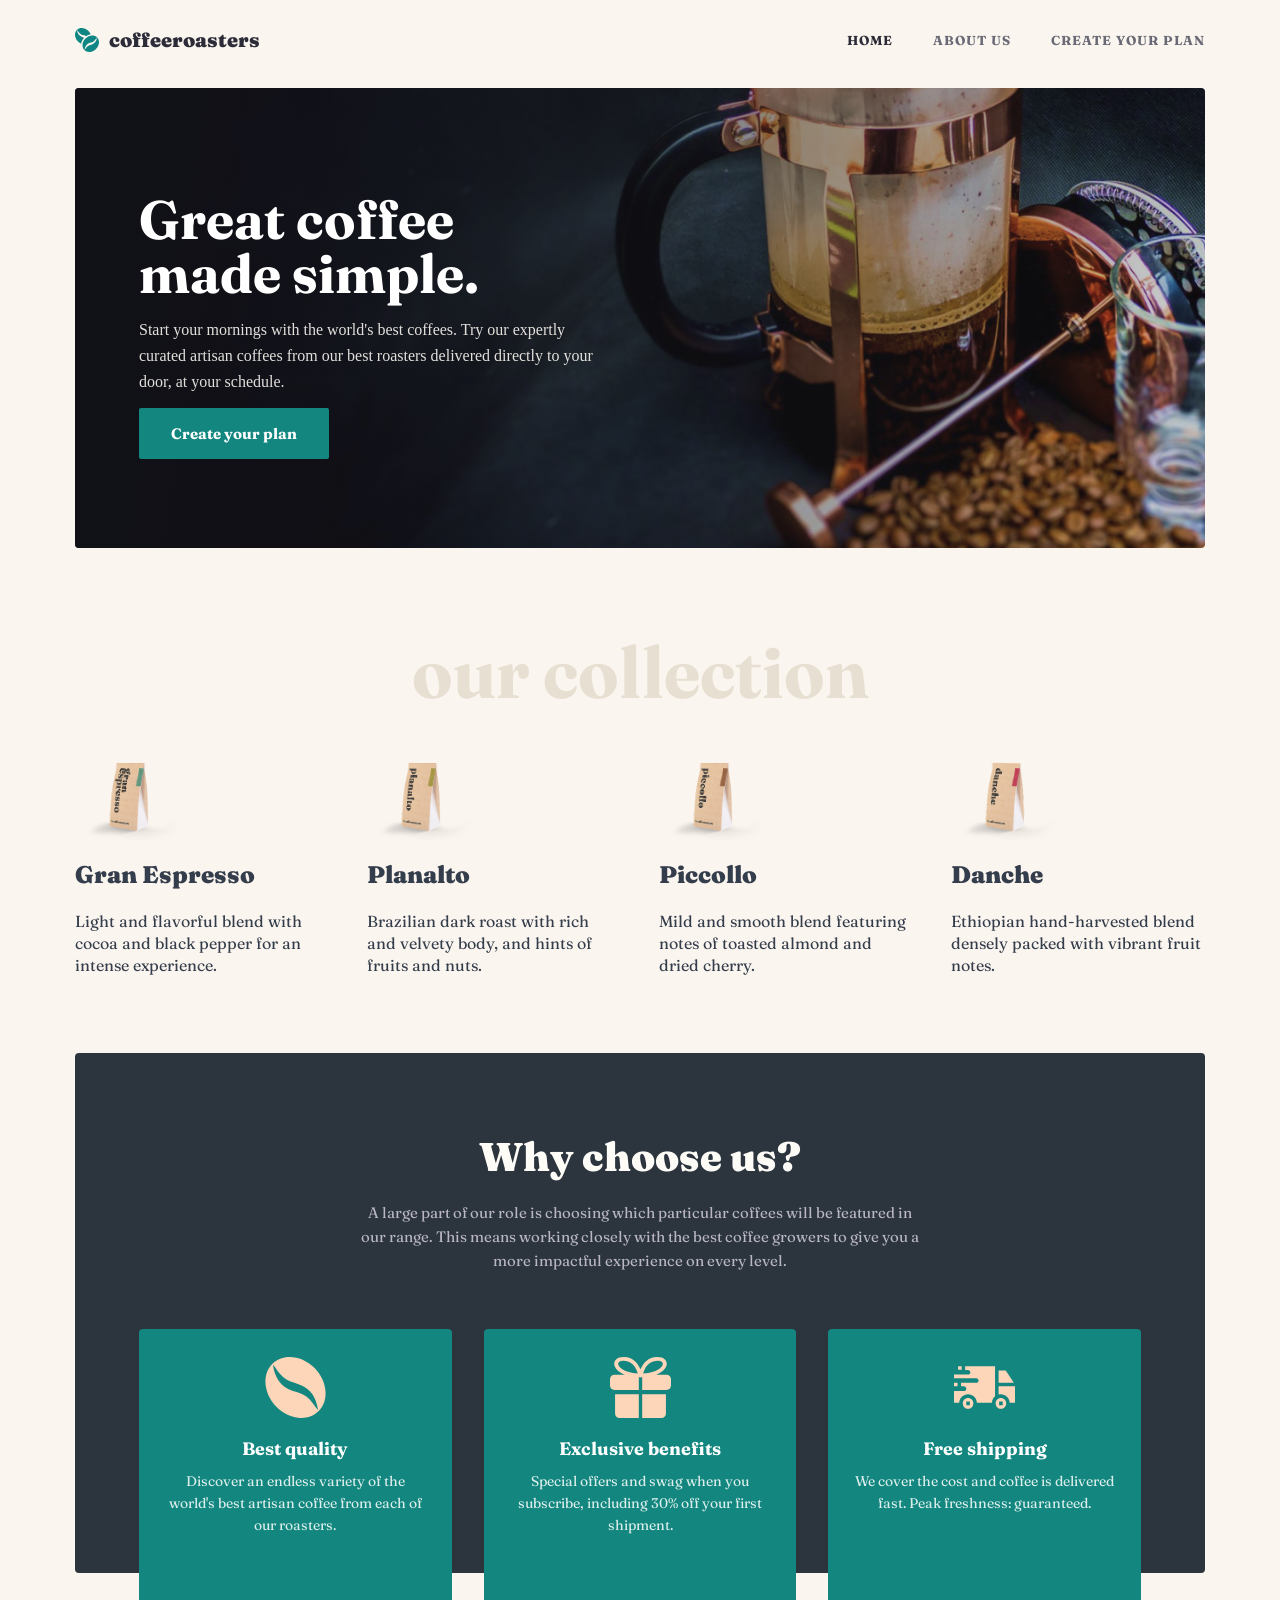
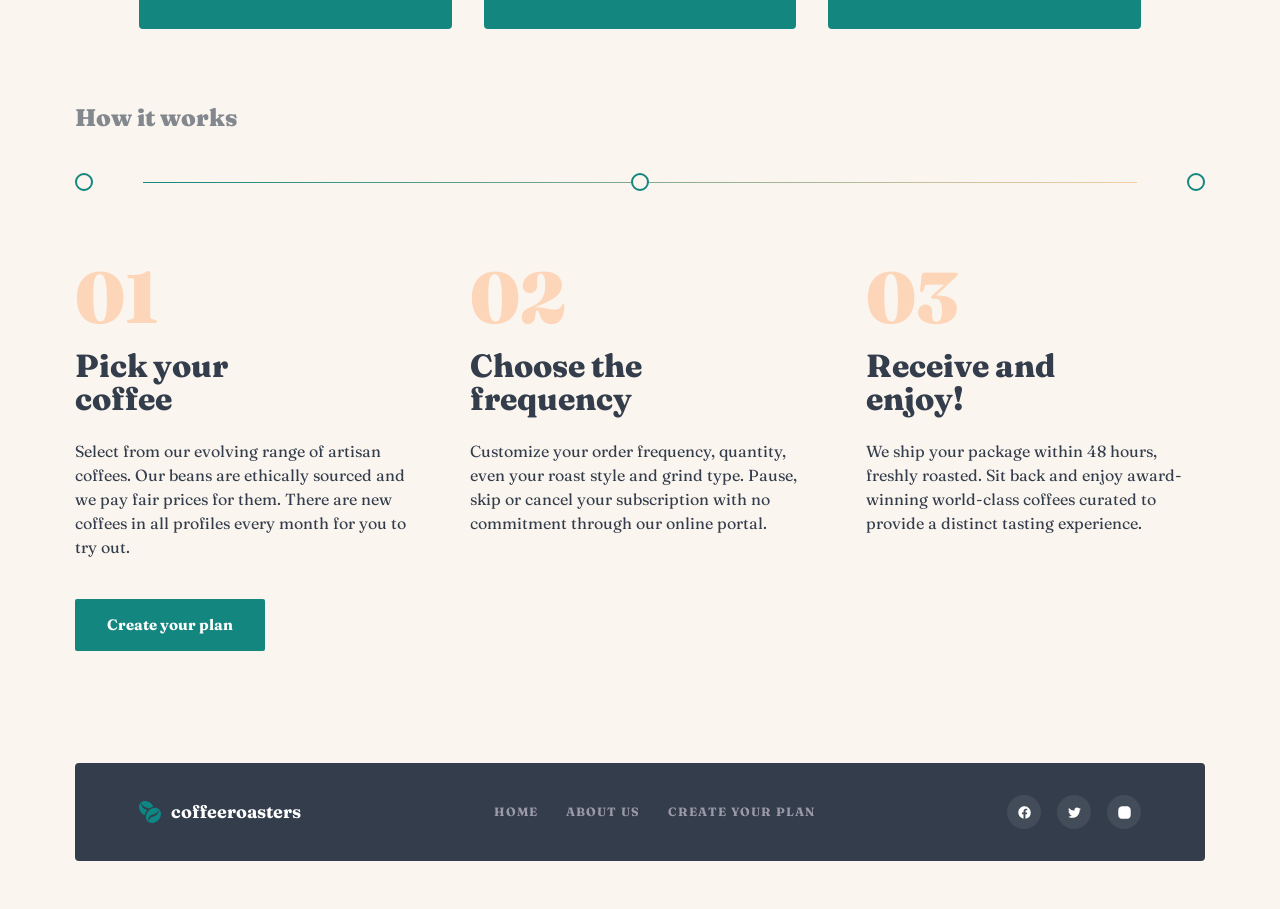
<file: index.html>
<!doctype html>
<html lang="en">
  <head>
    <meta charset="UTF-8" />
    <meta name="viewport" content="width=device-width, initial-scale=1.0" />
    <title>coffeeroasters — Great coffee made simple</title>
    <link rel="stylesheet" href="./style.css" />
  </head>
  <body>
    <header>
      <div class="container">
        <div class="logo">
          <img src="./Combined Shape.svg" alt="" />
          <h1>coffeeroasters</h1>
        </div>
        <nav>
          <a href="./index.html" class="active">Home</a>
          <a href="./about.html">About Us</a>
          <a href="./create-plan.html">Create Your Plan</a>
        </nav>
        <img src="./assets/menu.svg" id="menuIcon" alt="" />
      </div>
      <div class="mobileNav" id="mobileNav">
        <a href="./index.html" class="active">Home</a>
        <a href="./about.html">About Us</a>
        <a href="./create-plan.html">Create Your Plan</a>
      </div>
    </header>

    <section id="homeHero">
      <div class="container">
        <div class="heroText">
          <h1>Great coffee made simple.</h1>
          <p>
            Start your mornings with the world's best coffees. Try our
            expertly curated artisan coffees from our best roasters delivered
            directly to your door, at your schedule.
          </p>
          <a href="./create-plan.html" class="btnPrime">Create your plan</a>
        </div>
      </div>
    </section>

    <section id="collection">
      <div class="container">
        <h2 class="collTitle">our collection</h2>
        <div class="collGrid">
          <div class="item1">
            <img src="./Coffee01.png" alt="" />
            <h3>Gran Espresso</h3>
            <p>
              Light and flavorful blend with cocoa and black pepper for an
              intense experience.
            </p>
          </div>
          <div class="item2">
            <img src="./Collection Image.png" alt="" />
            <h3>Planalto</h3>
            <p>
              Brazilian dark roast with rich and velvety body, and hints of
              fruits and nuts.
            </p>
          </div>
          <div class="item3">
            <img src="./Coffee03.png" alt="" />
            <h3>Piccollo</h3>
            <p>
              Mild and smooth blend featuring notes of toasted almond and
              dried cherry.
            </p>
          </div>
          <div class="item4">
            <img src="./Collection Image (1).png" alt="" />
            <h3>Danche</h3>
            <p>
              Ethiopian hand-harvested blend densely packed with vibrant
              fruit notes.
            </p>
          </div>
        </div>
      </div>
    </section>

    <section id="why">
      <div class="container">
        <div class="whyBox">
          <h2>Why choose us?</h2>
          <p>
            A large part of our role is choosing which particular coffees
            will be featured in our range. This means working closely with
            the best coffee growers to give you a more impactful experience
            on every level.
          </p>
          <div class="whyGrid">
            <div class="whyCard1">
              <img src="./Shape.svg" alt="" />
              <h3>Best quality</h3>
              <p>
                Discover an endless variety of the world's best artisan
                coffee from each of our roasters.
              </p>
            </div>
            <div class="whyCard2">
              <img src="./gift.svg" alt="" />
              <h3>Exclusive benefits</h3>
              <p>
                Special offers and swag when you subscribe, including 30%
                off your first shipment.
              </p>
            </div>
            <div class="whyCard3">
              <img src="./Combined_ Shape.svg" alt="" />
              <h3>Free shipping</h3>
              <p>
                We cover the cost and coffee is delivered fast. Peak
                freshness: guaranteed.
              </p>
            </div>
          </div>
        </div>
      </div>
    </section>

    <section id="howItWorks">
      <div class="container">
        <span class="howEyebrow">How it works</span>
        <div class="stepsTrack">
          <span class="dot"></span><span class="dot"></span
          ><span class="dot"></span>
        </div>
        <div class="stepGrid">
          <div class="step1">
            <div class="stepNum">01</div>
            <h3>Pick your<br> coffee</h3>
            <p>
              Select from our evolving range of artisan coffees. Our beans
              are ethically sourced and we pay fair prices for them. There
              are new coffees in all profiles every month for you to try
              out.
            </p>
          </div>
          <div class="step2">
            <div class="stepNum">02</div>
            <h3>Choose the <br>frequency</h3>
            <p>
              Customize your order frequency, quantity, even your roast
              style and grind type. Pause, skip or cancel your subscription
              with no commitment through our online portal.
            </p>
          </div>
          <div class="step3">
            <div class="stepNum">03</div>
            <h3>Receive and<br> enjoy!</h3>
            <p>
              We ship your package within 48 hours, freshly roasted. Sit
              back and enjoy award-winning world-class coffees curated to
              provide a distinct tasting experience.
            </p>
          </div>
        </div>
        <a href="./create-plan.html" class="btnPrime">Create your plan</a>
      </div>
    </section>

    <footer>
      <div class="container">
        <div class="footLogo">
          <img src="./nnn.svg" alt="" />
          <h1>coffeeroasters</h1>
        </div>
        <div class="footNav">
          <a href="./index.html">Home</a>
          <a href="./about.html">About Us</a>
          <a href="./create-plan.html">Create Your Plan</a>
        </div>
        <div class="footSocial">
          <a href="#"><img src="./assets/social-facebook.svg" alt="" /></a>
          <a href="#"><img src="./assets/social-twitter.svg" alt="" /></a>
          <a href="#"><img src="./assets/social-instagram.svg" alt="" /></a>
        </div>
      </div>
    </footer>

    <script src="./main.js"></script>
  </body>
</html>
</file>
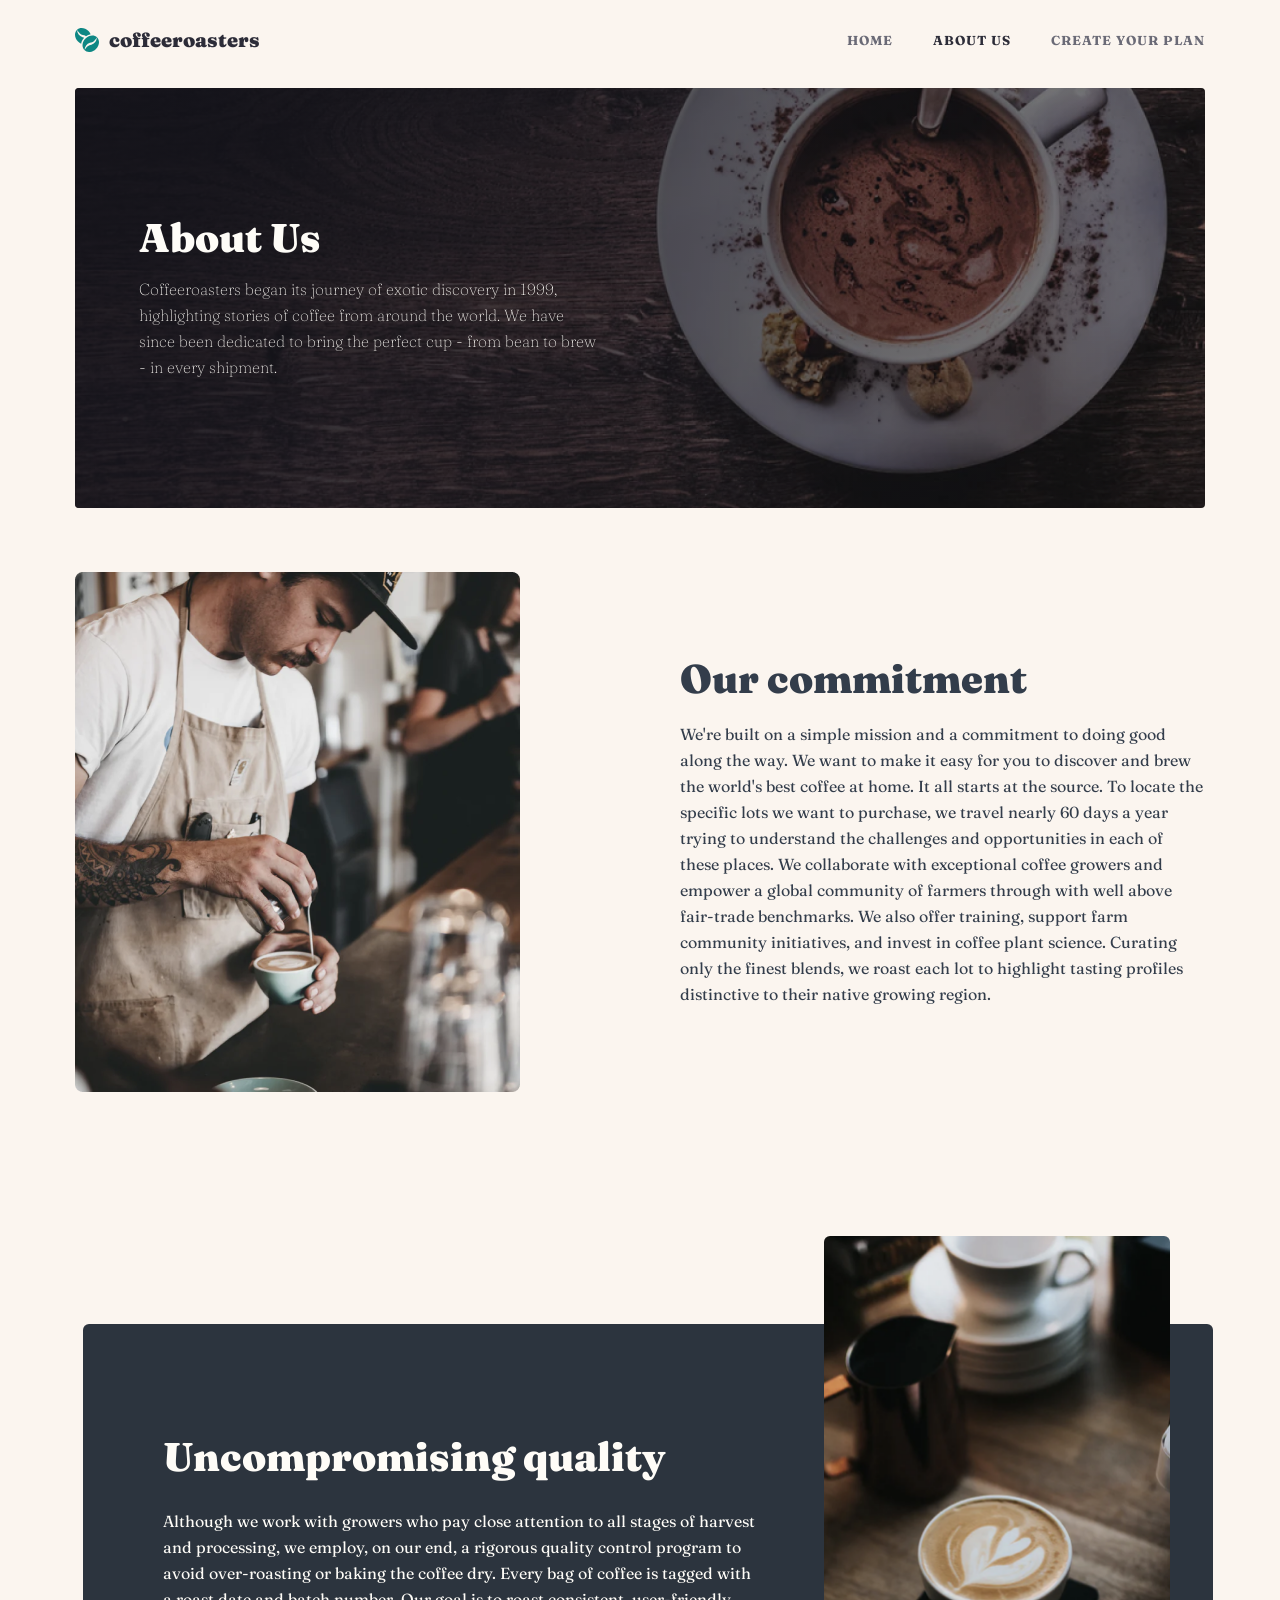
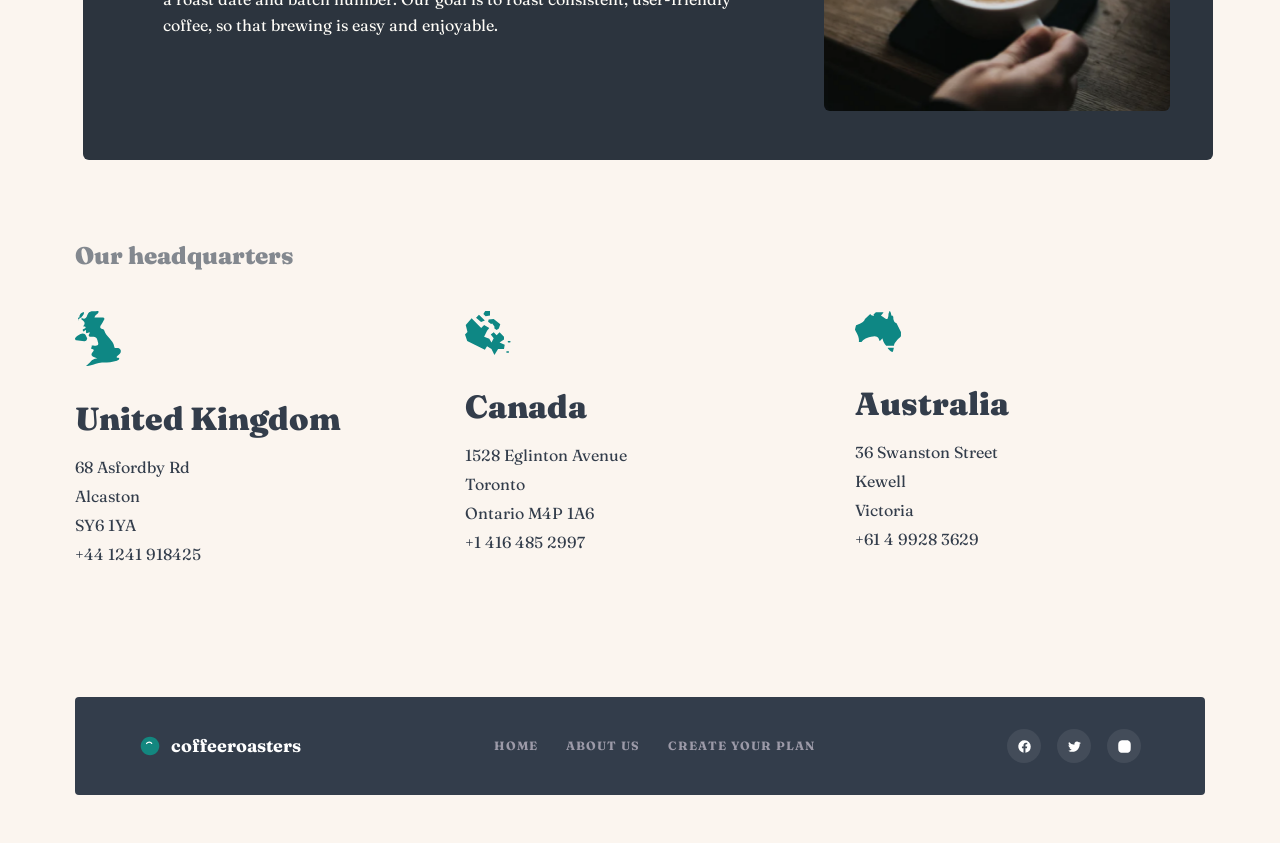
<file: about.html>
<!doctype html>
<html lang="en">
  <head>
    <meta charset="UTF-8" />
    <meta name="viewport" content="width=device-width, initial-scale=1.0" />
    <title>coffeeroasters — About Us</title>
    <link rel="stylesheet" href="./style.css" />
  </head>
  <body>
    <header>
      <div class="container">
        <div class="logo">
          <img src="./Combined Shape.svg" alt="" />
          <h1>coffeeroasters</h1>
        </div>
        <nav>
          <a href="./index.html">Home</a>
          <a href="./about.html" class="active">About Us</a>
          <a href="./create-plan.html">Create Your Plan</a>
        </nav>
        <img src="./assets/menu.svg" id="menuIcon" alt="" />
      </div>
      <div class="mobileNav" id="mobileNav">
        <a href="./index.html">Home</a>
        <a href="./about.html" class="active">About Us</a>
        <a href="./create-plan.html">Create Your Plan</a>
      </div>
    </header>

    <section id="aboutHeroWrap">
      <div class="container">
        <div class="pageHero" id="aboutHero">
          <div class="pageHeroText">
            <h1>About Us</h1>
            <p>
              Coffeeroasters began its journey of exotic discovery in 1999,
              highlighting stories of coffee from around the world. We have
              since been dedicated to bring the perfect cup - from bean to
              brew - in every shipment.
            </p>
          </div>
        </div>
      </div>
    </section>

    <section id="commitment">
      <div class="container">
        <div class="comImg">
          <img
            src="./background/Bitmap.png"
            alt="Barista pouring coffee"
          />
        </div>
        <div class="comText">
          <h2>Our commitment</h2>
          <p>
            We're built on a simple mission and a commitment to doing good
            along the way. We want to make it easy for you to discover and
            brew the world's best coffee at home. It all starts at the
            source. To locate the specific lots we want to purchase, we
            travel nearly 60 days a year trying to understand the
            challenges and opportunities in each of these places. We
            collaborate with exceptional coffee growers and empower a
            global community of farmers through with well above fair-trade
            benchmarks. We also offer training, support farm community
            initiatives, and invest in coffee plant science. Curating only
            the finest blends, we roast each lot to highlight tasting
            profiles distinctive to their native growing region.
          </p>
        </div>
      </div>
    </section>

    <section id="quality">
      <div class="container">
        <div class="qualImg">
          <img
            src="./background/Bitmap_1.png"
            alt="Latte art close up"
          />
        </div>
        <div class="qualPanel">
          <h2>Uncompromising quality</h2>
          <p>
            Although we work with growers who pay close attention to all
            stages of harvest and processing, we employ, on our end, a
            rigorous quality control program to avoid over-roasting or
            baking the coffee dry. Every bag of coffee is tagged with a
            roast date and batch number. Our goal is to roast consistent,
            user-friendly coffee, so that brewing is easy and enjoyable.
          </p>
        </div>
      </div>
    </section>

    <section id="hq">
      <div class="container">
        <span class="howEyebrow hqEyebrow">Our headquarters</span>
        <div class="hqGrid">
          <div class="hq1">
            <img src="./UK Map.svg" alt="" />
            <h3>United Kingdom</h3>
            <p>
              68 Asfordby Rd<br />
              Alcaston<br />
              SY6 1YA<br />
              +44 1241 918425
            </p>
          </div>
          <div class="hq2">
            <img src="./Canada Map.svg" alt="" />
            <h3>Canada</h3>
            <p>
              1528 Eglinton Avenue<br />
              Toronto<br />
              Ontario M4P 1A6<br />
              +1 416 485 2997
            </p>
          </div>
          <div class="hq3">
            <img src="./Australia Map.svg" alt="" />
            <h3>Australia</h3>
            <p>
              36 Swanston Street<br />
              Kewell<br />
              Victoria<br />
              +61 4 9928 3629
            </p>
          </div>
        </div>
      </div>
    </section>

    <footer>
      <div class="container">
        <div class="footLogo">
          <img src="./assets/logo-white.svg" alt="" />
          <h1>coffeeroasters</h1>
        </div>
        <div class="footNav">
          <a href="./index.html">Home</a>
          <a href="./about.html">About Us</a>
          <a href="./create-plan.html">Create Your Plan</a>
        </div>
        <div class="footSocial">
          <a href="#"><img src="./assets/social-facebook.svg" alt="" /></a>
          <a href="#"><img src="./assets/social-twitter.svg" alt="" /></a>
          <a href="#"><img src="./assets/social-instagram.svg" alt="" /></a>
        </div>
      </div>
    </footer>

    <script src="./main.js"></script>
  </body>
</html>
</file>
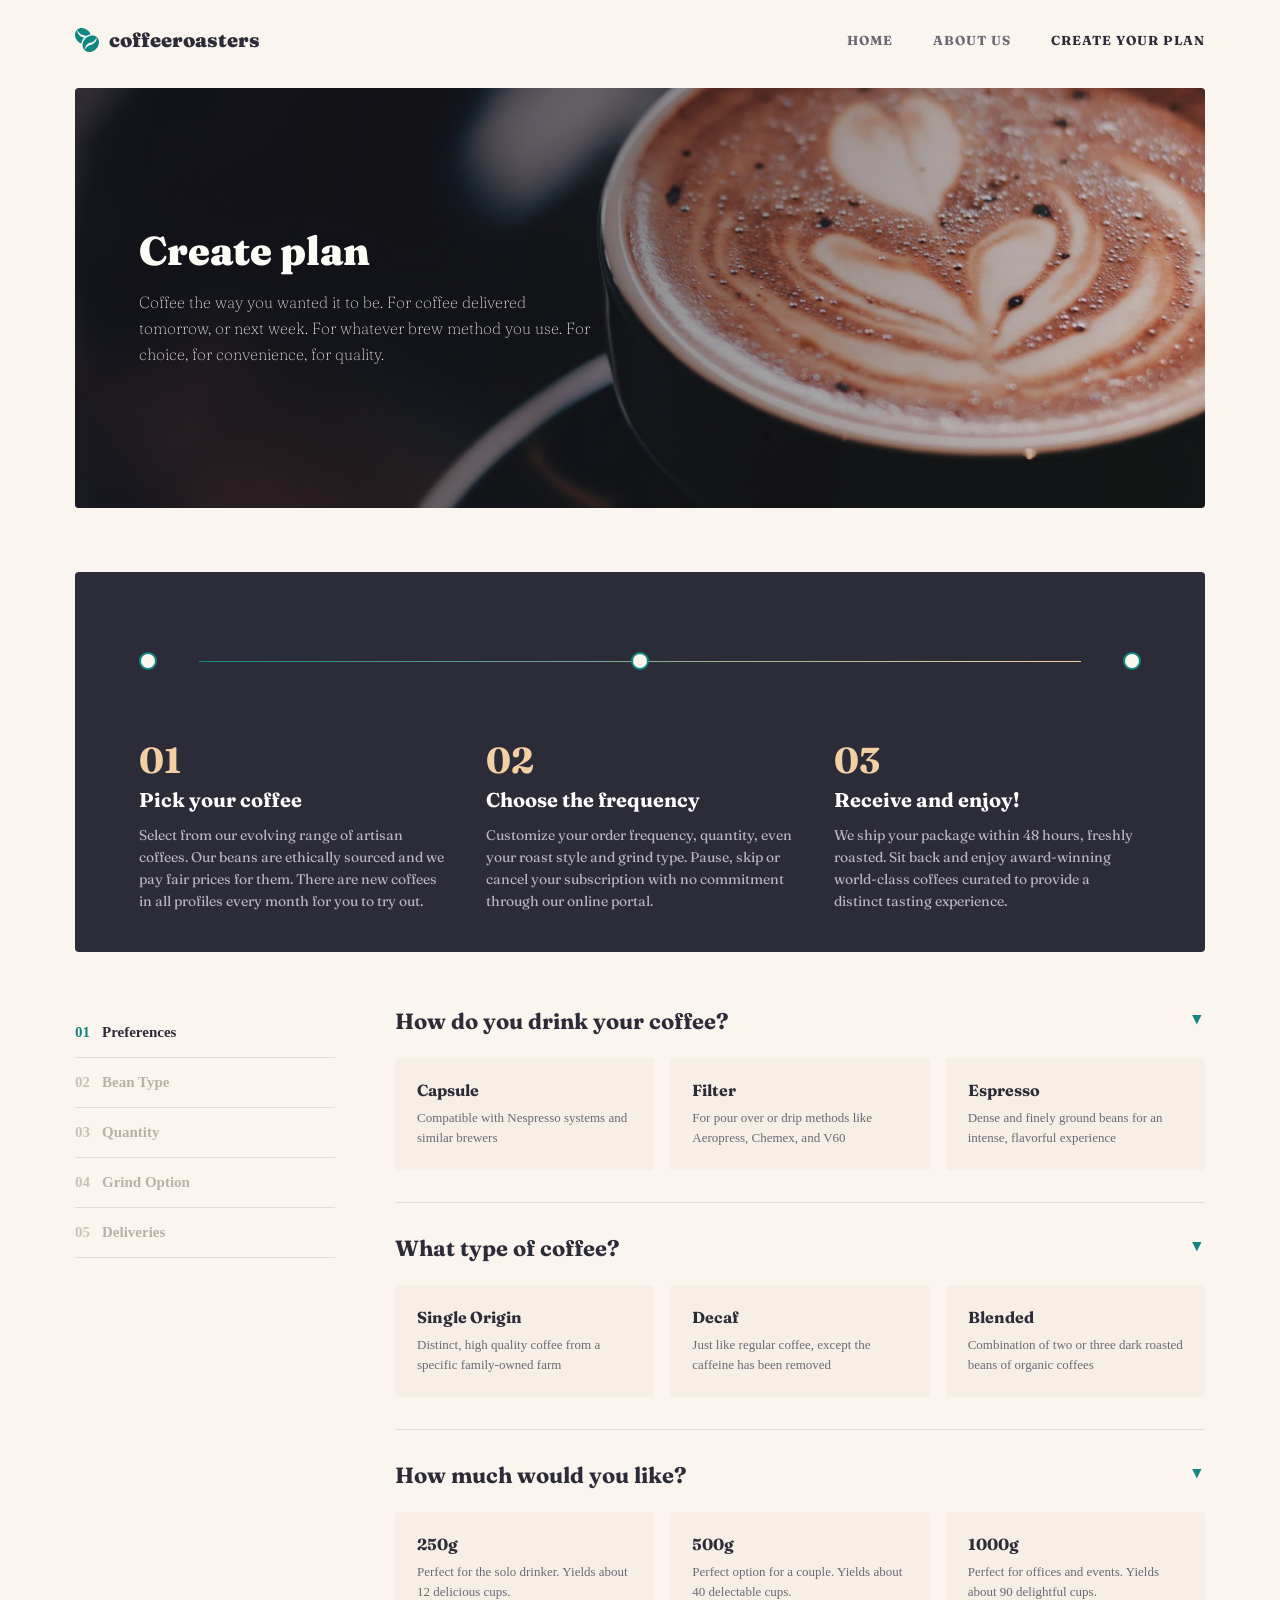
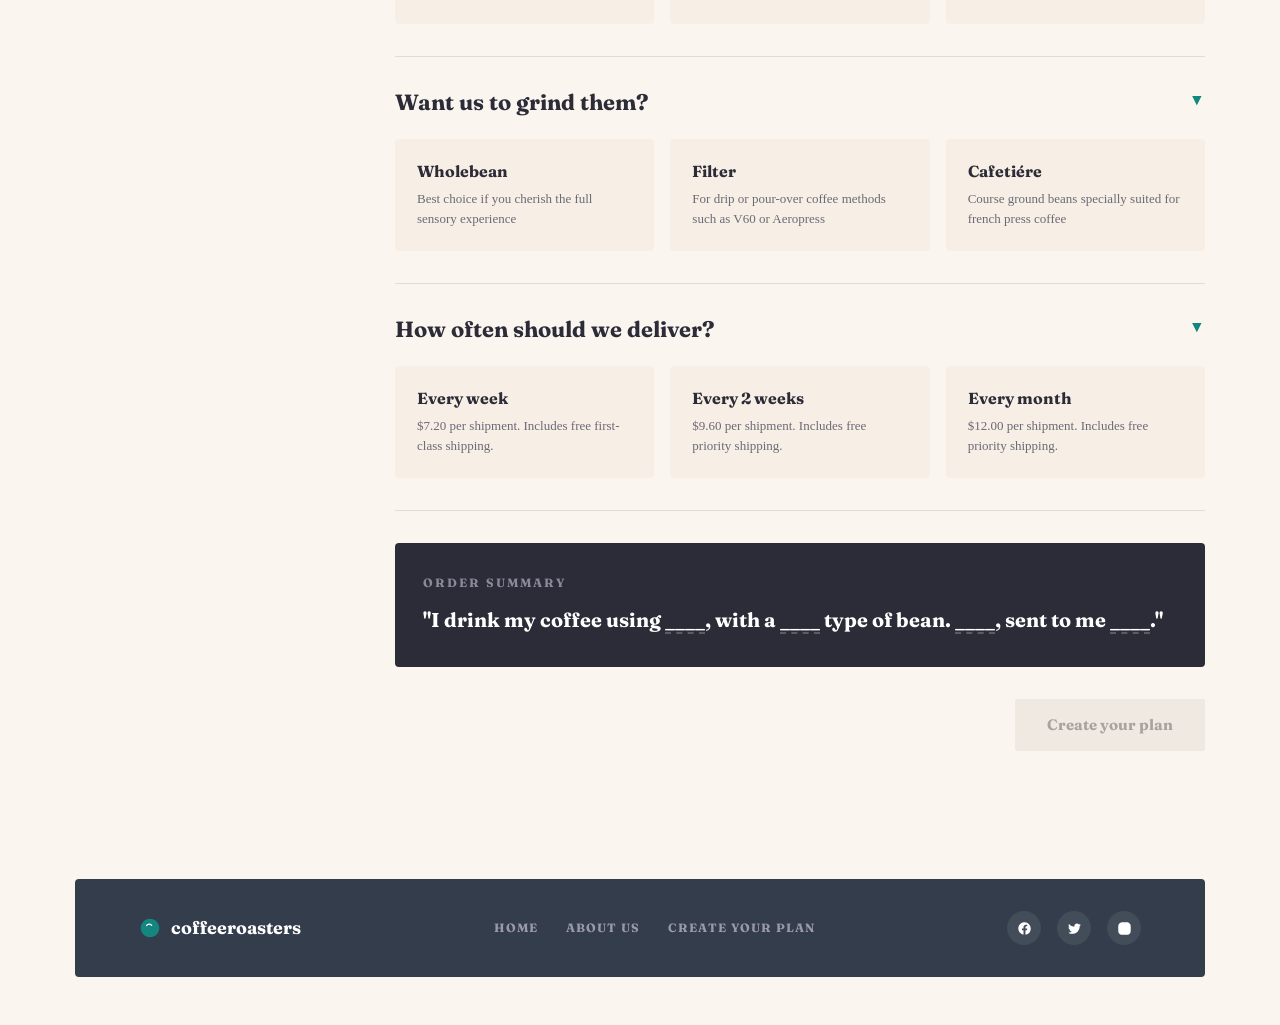
<file: create-plan.html>
<!doctype html>
<html lang="en">
  <head>
    <meta charset="UTF-8" />
    <meta name="viewport" content="width=device-width, initial-scale=1.0" />
    <title>coffeeroasters — Create Your Plan</title>
    <link rel="stylesheet" href="./style.css" />
  </head>
  <body>
    <header>
      <div class="container">
        <div class="logo">
          <img src="./Combined Shape.svg" alt="" />
          <h1>coffeeroasters</h1>
        </div>
        <nav>
          <a href="./index.html">Home</a>
          <a href="./about.html">About Us</a>
          <a href="./create-plan.html" class="active">Create Your Plan</a>
        </nav>
        <img src="./assets/menu.svg" id="menuIcon" alt="" />
      </div>
      <div class="mobileNav" id="mobileNav">
        <a href="./index.html">Home</a>
        <a href="./about.html">About Us</a>
        <a href="./create-plan.html" class="active">Create Your Plan</a>
      </div>
    </header>

    <section id="cpHeroWrap">
      <div class="container">
        <div class="pageHero" id="cpHero">
          <div class="pageHeroText">
            <h1>Create plan</h1>
            <p>
              Coffee the way you wanted it to be. For coffee delivered
              tomorrow, or next week. For whatever brew method you use. For
              choice, for convenience, for quality.
            </p>
          </div>
        </div>
      </div>
    </section>

    <section id="cpSteps">
      <div class="container">
        <div class="stepsBox">
          <div class="stepsTrack">
            <span class="dot"></span><span class="dot"></span
            ><span class="dot"></span>
          </div>
          <div class="stepGrid">
            <div class="step1">
              <div class="stepNum">01</div>
              <h3>Pick your coffee</h3>
              <p>
                Select from our evolving range of artisan coffees. Our beans
                are ethically sourced and we pay fair prices for them.
                There are new coffees in all profiles every month for you
                to try out.
              </p>
            </div>
            <div class="step2">
              <div class="stepNum">02</div>
              <h3>Choose the frequency</h3>
              <p>
                Customize your order frequency, quantity, even your roast
                style and grind type. Pause, skip or cancel your
                subscription with no commitment through our online portal.
              </p>
            </div>
            <div class="step3">
              <div class="stepNum">03</div>
              <h3>Receive and enjoy!</h3>
              <p>
                We ship your package within 48 hours, freshly roasted. Sit
                back and enjoy award-winning world-class coffees curated to
                provide a distinct tasting experience.
              </p>
            </div>
          </div>
        </div>
      </div>
    </section>

    <section id="cpBody">
      <div class="container">
        <ul class="sidebar">
          <li class="active" id="sideStep1"><span class="idx">01</span> Preferences</li>
          <li id="sideStep2"><span class="idx">02</span> Bean Type</li>
          <li id="sideStep3"><span class="idx">03</span> Quantity</li>
          <li id="sideStep4"><span class="idx">04</span> Grind Option</li>
          <li id="sideStep5"><span class="idx">05</span> Deliveries</li>
        </ul>

        <div class="questions">
          <!-- سؤال 1: طريقة تحضير القهوة -->
          <div class="q open" id="question1">
            <div class="qHead">
              <h2>How do you drink your coffee?</h2>
              <span class="chev">&#9650;</span>
            </div>
            <div class="qBody">
              <div class="optGrid" id="brewGroup">
                <div class="optCard" data-value="Capsule" data-label="Capsules">
                  <h3>Capsule</h3>
                  <p>Compatible with Nespresso systems and similar brewers</p>
                </div>
                <div class="optCard" data-value="Filter" data-label="Filter">
                  <h3>Filter</h3>
                  <p>For pour over or drip methods like Aeropress, Chemex, and V60</p>
                </div>
                <div class="optCard" data-value="Espresso" data-label="Espresso">
                  <h3>Espresso</h3>
                  <p>Dense and finely ground beans for an intense, flavorful experience</p>
                </div>
              </div>
            </div>
          </div>

          <!-- سؤال 2: نوع البن -->
          <div class="q open" id="question2">
            <div class="qHead">
              <h2>What type of coffee?</h2>
              <span class="chev">&#9650;</span>
            </div>
            <div class="qBody">
              <div class="optGrid" id="beanGroup">
                <div class="optCard" data-value="Single Origin" data-label="Single Origin">
                  <h3>Single Origin</h3>
                  <p>Distinct, high quality coffee from a specific family-owned farm</p>
                </div>
                <div class="optCard" data-value="Decaf" data-label="Decaf">
                  <h3>Decaf</h3>
                  <p>Just like regular coffee, except the caffeine has been removed</p>
                </div>
                <div class="optCard" data-value="Blended" data-label="Blended">
                  <h3>Blended</h3>
                  <p>Combination of two or three dark roasted beans of organic coffees</p>
                </div>
              </div>
            </div>
          </div>

          <!-- سؤال 3: الكمية -->
          <div class="q open" id="question3">
            <div class="qHead">
              <h2>How much would you like?</h2>
              <span class="chev">&#9650;</span>
            </div>
            <div class="qBody">
              <div class="optGrid" id="qtyGroup">
                <div class="optCard" data-value="250g" data-label="250g">
                  <h3>250g</h3>
                  <p>Perfect for the solo drinker. Yields about 12 delicious cups.</p>
                </div>
                <div class="optCard" data-value="500g" data-label="500g">
                  <h3>500g</h3>
                  <p>Perfect option for a couple. Yields about 40 delectable cups.</p>
                </div>
                <div class="optCard" data-value="1000g" data-label="1000g">
                  <h3>1000g</h3>
                  <p>Perfect for offices and events. Yields about 90 delightful cups.</p>
                </div>
              </div>
            </div>
          </div>

          <!-- سؤال 4: الطحن -->
          <div class="q open" id="question4">
            <div class="qHead">
              <h2>Want us to grind them?</h2>
              <span class="chev">&#9650;</span>
            </div>
            <div class="qBody">
              <div class="optGrid" id="grindGroup">
                <div class="optCard" data-value="Wholebean" data-label="Wholebean">
                  <h3>Wholebean</h3>
                  <p>Best choice if you cherish the full sensory experience</p>
                </div>
                <div class="optCard" data-value="Filter" data-label="Filter">
                  <h3>Filter</h3>
                  <p>For drip or pour-over coffee methods such as V60 or Aeropress</p>
                </div>
                <div class="optCard" data-value="Cafetiére" data-label="Cafetiére">
                  <h3>Cafetiére</h3>
                  <p>Course ground beans specially suited for french press coffee</p>
                </div>
              </div>
            </div>
          </div>

          <!-- سؤال 5: ميعاد التوصيل -->
          <div class="q open" id="question5">
            <div class="qHead">
              <h2>How often should we deliver?</h2>
              <span class="chev">&#9650;</span>
            </div>
            <div class="qBody">
              <div class="optGrid" id="freqGroup">
                <div class="optCard" data-value="Every Week" data-label="Every Week">
                  <h3>Every week</h3>
                  <p>$7.20 per shipment. Includes free first-class shipping.</p>
                </div>
                <div class="optCard" data-value="Every 2 Weeks" data-label="Every 2 Weeks">
                  <h3>Every 2 weeks</h3>
                  <p>$9.60 per shipment. Includes free priority shipping.</p>
                </div>
                <div class="optCard" data-value="Every Month" data-label="Every Month">
                  <h3>Every month</h3>
                  <p>$12.00 per shipment. Includes free priority shipping.</p>
                </div>
              </div>
            </div>
          </div>

          <div id="orderBox">
            <span class="obLabel">Order Summary</span>
            <p class="obQuote" id="orderQuote">
              "I drink my coffee using
              <span class="blank" id="qBrew">____</span>, with a
              <span class="blank" id="qBean">____</span> type of bean.
              <span class="blank" id="qQty">____</span><span id="qGrindWrap"></span>,
              sent to me <span class="blank" id="qFreq">____</span>."
            </p>
          </div>

          <div id="submitRow">
            <button class="btnDisabled" id="submitBtn" disabled>
              Create your plan
            </button>
          </div>
        </div>
      </div>
    </section>

    <footer>
      <div class="container">
        <div class="footLogo">
          <img src="./assets/logo-white.svg" alt="" />
          <h1>coffeeroasters</h1>
        </div>
        <div class="footNav">
          <a href="./index.html">Home</a>
          <a href="./about.html">About Us</a>
          <a href="./create-plan.html">Create Your Plan</a>
        </div>
        <div class="footSocial">
          <a href="#"><img src="./assets/social-facebook.svg" alt="" /></a>
          <a href="#"><img src="./assets/social-twitter.svg" alt="" /></a>
          <a href="#"><img src="./assets/social-instagram.svg" alt="" /></a>
        </div>
      </div>
    </footer>

    <!-- المودال بتاع ملخص الطلب -->
    <div id="modalOverlay">
      <div class="modalBox">
        <div class="modalHead">
          <button id="modalClose">&times;</button>
          <h2>Order Summary</h2>
        </div>
        <div class="modalBody">
          <p id="modalQuote"></p>
          <p class="modalNote">
            Is this correct? You can proceed to checkout or go back to plan
            selection if something is off. Subscription discount codes can
            also be redeemed at the checkout.
          </p>
          <div class="modalFoot">
            <span class="price">$14.00/ mo</span>
            <button class="btnPrime">Checkout</button>
          </div>
        </div>
      </div>
    </div>

    <script src="./main.js"></script>
  </body>
</html>
</file>
<file: style.css>
@import url("https://fonts.googleapis.com/css2?family=Barlow:ital,wght@0,100;0,200;0,300;0,400;0,500;0,600;0,700;0,800;0,900;1,100;1,200;1,300;1,400;1,500;1,600;1,700;1,800;1,900&family=Fraunces:ital,opsz,wght@0,9..144,100..900;1,9..144,100..900&family=Plus+Jakarta+Sans:ital,wght@0,200..800;1,200..800&display=swap");
* {
  margin: 0;
  padding: 0;
  box-sizing: border-box;
  font-family: Fraunces;
}

body {
  font-family: Fraunces;
  background-color: rgba(251, 245, 239, 1);
}

img {
  max-width: 100%;
  display: block;
}

a {
  text-decoration: none;
}

.container {
  width: 1130px;
  margin: 0 auto;
  @media screen and (min-width: 768px) and (max-width: 1023px) {
    width: 100%;
    padding: 0 24px;
  }
  @media screen and (min-width: 0) and (max-width: 767px) {
    width: 100%;
    padding: 0 20px;
  }
}

/*HEADER */
header {
  width: 100%;
  padding: 28px 0;
  .container {
    display: flex;
    align-items: center;
    justify-content: space-between;
  }
  .logo {
    display: flex;
    align-items: center;
    gap: 10px;
    h1 {
      font-family: Fraunces;
      font-weight: 900;
      font-size: 20px;
      line-height: 24px;
      letter-spacing: 0px;
      color: rgba(44, 44, 56, 1);
    }
    img {
      width: 24px;
    }
  }
  nav {
    display: flex;
    gap: 40px;
    @media screen and (min-width: 0) and (max-width: 1023px) {
      display: none;
    }
    a {
      font-weight: 700;
      font-size: 13px;
      line-height: 20px;
      letter-spacing: 1px;
      text-transform: uppercase;
      color: rgba(106, 106, 118, 1);
    }
    a.active {
      color: rgba(44, 44, 56, 1);
    }
  }
  #menuIcon {
    display: none;
    cursor: pointer;
    @media screen and (min-width: 0) and (max-width: 1023px) {
      display: block;
      width: 22px;
    }
  }
}

/* mobile dropdown nav */
.mobileNav {
  display: none;
  flex-direction: column;
  padding: 0 20px 20px;
  a {
    font-weight: 700;
    font-size: 13px;
    line-height: 20px;
    letter-spacing: 1px;
    text-transform: uppercase;
    color: rgba(106, 106, 118, 1);
    padding: 14px 0;
    border-bottom: 1px solid rgba(228, 220, 207, 1);
  }
  a.active {
    color: rgba(19, 135, 127, 1);
  }
}
.mobileNav.open {
  display: flex;
}

/*  BUTTONS (shared) */
.btnPrime {
  padding-top: 16px;
  padding-right: 32px;
  padding-bottom: 16px;
  padding-left: 32px;
  border-radius: 2px;
  background-color: rgba(19, 135, 127, 1);
  border: 0;
  cursor: pointer;
  font-weight: 700;
  font-size: 15px;
  line-height: 20px;
  letter-spacing: 0px;
  text-align: center;
  color: rgba(255, 255, 255, 1);
}
.btnDisabled {
  padding-top: 16px;
  padding-right: 32px;
  padding-bottom: 16px;
  padding-left: 32px;
  border-radius: 2px;
  background-color: rgba(239, 233, 225, 1);
  border: 0;
  cursor: not-allowed;
  font-weight: 700;
  font-size: 15px;
  line-height: 20px;
  letter-spacing: 0px;
  text-align: center;
  color: rgba(169, 163, 160, 1);
}

/*   PAGE HERO (About + Create Plan banner) */
.pageHero {
  position: relative;
  border-radius: 4px;
  overflow: hidden;
  min-height: 420px;
  display: flex;
  align-items: center;
  padding: 0 64px;
  background-size: cover;
  background-position: center;
  @media screen and (min-width: 768px) and (max-width: 1023px) {
    min-height: 320px;
    padding: 0 40px;
  }
  @media screen and (min-width: 0) and (max-width: 767px) {
    min-height: 220px;
    padding: 36px 20px;
    align-items: flex-start;
  }
}
.pageHero::before {
  content: "";
  position: absolute;
  inset: 0;
  background: linear-gradient(
    100deg,
    rgba(18, 18, 26, 0.82) 10%,
    rgba(18, 18, 26, 0.4) 55%,
    rgba(18, 18, 26, 0.1) 100%
  );
}
.pageHeroText {
  position: relative;
  z-index: 1;
  max-width: 460px;
  h1 {
    font-weight: 900;
    font-size: 40px;
    line-height: 44px;
    letter-spacing: 0px;
    color: rgba(254, 252, 247, 1);
    margin-bottom: 16px;
    @media screen and (min-width: 768px) and (max-width: 1023px) {
      font-size: 44px;
      line-height: 44px;
    }
    @media screen and (min-width: 0) and (max-width: 767px) {
      font-size: 32px;
      line-height: 34px;
    }
  }
  p {
    font-weight: 100;
    font-size: 16px;
    line-height: 26px;
    letter-spacing: 0px;
    color:rgba(254, 252, 247, 1);
    @media screen and (min-width: 0) and (max-width: 767px) {
      font-size: 14px;
      line-height: 22px;
    }
  }
}

/*  FOOTER*/
footer {
  width: 100%;
  padding: 48px 0;

  .container {
    background-color: rgba(51, 61, 75, 1);
    border-radius: 4px;

    padding: 32px 64px;

    display: flex;
    align-items: center;
    justify-content: space-between;

    @media screen and (min-width: 768px) and (max-width: 1023px) {
      padding: 32px 40px;
      gap: 30px;
    }

    @media screen and (min-width: 0) and (max-width: 767px) {
      flex-direction: column;
      gap: 24px;
      padding: 32px 24px;
      text-align: center;
    }
  }

  .footLogo {
    display: flex;
    align-items: center;
    gap: 10px;

    h1 {
      font-weight: 700;
      font-size: 18px;
      line-height: 22px;
      letter-spacing: 0;
      color: rgba(255, 255, 255, 1);
      margin: 0;
    }

    img {
      width: 22px;
      height: auto;
    }
  }

  .footNav {
    display: flex;
    gap: 28px;

    @media screen and (min-width: 0) and (max-width: 767px) {
      flex-wrap: wrap;
      justify-content: center;
      gap: 16px 24px;
    }

    a {
      font-weight: 700;
      font-size: 12px;
      line-height: 20px;
      letter-spacing: 1px;
      text-transform: uppercase;
      color: rgba(156, 154, 168, 1);
      text-decoration: none;
    }
  }

  .footSocial {
    display: flex;
    gap: 16px;

    @media screen and (min-width: 0) and (max-width: 767px) {
      justify-content: center;
    }

    a {
      width: 34px;
      height: 34px;
      border-radius: 50%;
      background-color: rgba(255, 255, 255, 0.08);

      display: flex;
      align-items: center;
      justify-content: center;
    }

    img {
      width: 15px;
      height: auto;
    }
  }
}

/*  HOME — HERO */
#homeHero {
  width: 100%;
  padding-top: 8px;
  padding-bottom: 24px;
  .container {
    position: relative;
    border-radius: 4px;
    overflow: hidden;
    min-height: 460px;
    display: flex;
    align-items: center;
    padding: 0 64px;
    background-image: url("./Hero\ Image.png");
    background-size: cover;
    background-position: center;
    @media screen and (min-width: 768px) and (max-width: 1023px) {
      min-height: 380px;
      padding: 0 40px;
    }
    @media screen and (min-width: 0) and (max-width: 767px) {
      min-height: 300px;
      padding: 36px 20px;
      align-items: flex-end;
    }
  }
  .container::before {
    content: "";
    position: absolute;
    inset: 0;
    background: linear-gradient(
      100deg,
      rgba(18, 18, 26, 0.82) 10%,
      rgba(18, 18, 26, 0.45) 55%,
      rgba(18, 18, 26, 0.1) 100%
    );
  }
  .heroText {
    position: relative;
    z-index: 1;
    max-width: 460px;
    h1 {
      font-weight: 700;
      font-size: 54px;
      line-height: 54px;
      letter-spacing: 0px;
      color: rgba(255, 255, 255, 1);
      margin-bottom: 16px;
      @media screen and (min-width: 768px) and (max-width: 1023px) {
        font-size: 40px;
        line-height: 42px;
      }
      @media screen and (min-width: 0) and (max-width: 767px) {
        font-size: 30px;
        line-height: 32px;
      }
    }
    p {
      font-family: Karla;
      font-weight: 400;
      font-size: 16px;
      line-height: 26px;
      letter-spacing: 0px;
      color: rgba(227, 224, 220, 1);
      margin-bottom: 28px;
      @media screen and (min-width: 0) and (max-width: 767px) {
        font-size: 14px;
        line-height: 22px;
        margin-bottom: 20px;
      }
    }
  }
}

/*  HOME — OUR COLLECTION*/
#collection {
  padding: 64px 0;
  @media screen and (min-width: 0) and (max-width: 767px) {
    padding: 40px 0;
  }
  .collTitle {
    font-weight: 700;
    font-size: 72px;
    line-height: 72px;
    letter-spacing: 0px;
    color: rgba(231, 223, 209, 1);
    text-align: center;

    margin-bottom: 48px;
    @media screen and (min-width: 768px) and (max-width: 1023px) {
      font-size: 56px;
      line-height: 56px;
      text-align: center;
    }
    @media screen and (min-width: 0) and (max-width: 767px) {
      font-size: 40px;
      line-height: 40px;
      text-align: center;
      margin-bottom: 32px;
    }
  }
  .collGrid {
    display: flex;
    justify-content: space-between;
    gap: 24px;
    @media screen and (min-width: 768px) and (max-width: 1023px) {
      flex-wrap: wrap;
    }
    @media screen and (min-width: 0) and (max-width: 767px) {
      flex-direction: column;
      align-items: center;
      text-align: center;
      gap: 40px;
    }
  }
  .item1,
  .item2,
  .item3,
  .item4 {
    width: 253.5px;
    height: 193px;
    @media screen and (min-width: 768px) and (max-width: 1023px) {
      width: 46%;
    }
    @media screen and (min-width: 0) and (max-width: 767px) {
      width: 100%;
    }
    img {
      width: 110px;
      margin-bottom: 20px;
      @media screen and (min-width: 0) and (max-width: 767px) {
        margin: 0 auto 16px;
      }
    }
    h3 {
      font-weight: 900;
      font-size: 24px;
      line-height: 30px;
      letter-spacing: 0px;
      color: rgba(51, 61, 75, 1);
      margin-bottom: 20px;
    }
    p {
      font-weight: 400;
      font-size: 16px;
      line-height: 22px;
      letter-spacing: 0px;
      color: rgba(51, 61, 75, 1);
    }
  }
}

/*  HOME — WHY CHOOSE US*/
#why {
  width: 100%;
  padding-bottom: 130px;
  padding-top: 40px;
  @media screen and (min-width: 0) and (max-width: 767px) {
    padding-bottom: 40px;
    padding-top: 40px;
  }
  .whyBox {
    background-color: rgba(44, 52, 62, 1);
    border-radius: 4px;
    padding: 64px;
    text-align: center;
    overflow: visible;
    @media screen and (min-width: 0) and (max-width: 767px) {
      padding: 40px 24px;
    }
  }
  h2 {
    font-weight: 900;
    font-size: 40px;
    line-height: 120%;
    letter-spacing: 0px;
    color: rgba(254, 252, 247, 1);
    margin-bottom: 20px;
    margin-top: 16px;
  }
  .whyBox > p {
    font-weight: 400;
    font-size: 15px;
    line-height: 24px;
    letter-spacing: 0px;
    color: rgba(185, 183, 194, 1);
    max-width: 560px;
    margin: 0 auto;
  }
  .whyGrid {
    display: flex;
    gap: 32px;
    margin-top: 56px;
    margin-bottom: -120px;

    @media screen and (min-width: 0) and (max-width: 767px) {
      flex-direction: column;
      margin-top: 32px;
      margin-bottom: 0;
      gap: 24px;
    }
  }
  .whyCard1,
  .whyCard2,
  .whyCard3 {
    background-color: rgba(19, 135, 127, 1);
    border-radius: 4px;
    padding: 28px 24px;
    text-align: center;
    width: auto;
    min-height: 300px;
    flex: 1;
    img {
      width: 61px;
      height: 61px;
      margin: 0 auto 20px;
      display: block;
    }
    h3 {
      font-weight: 700;
      font-size: 18px;
      line-height: 22px;
      letter-spacing: 0px;
      color: rgba(255, 255, 255, 1);
      margin-bottom: 10px;
    }
    p {
      font-weight: 400;
      font-size: 14px;
      line-height: 22px;
      letter-spacing: 0px;
      color: rgba(220, 238, 236, 1);
    }
  }
}

/* ==========================================================
   HOW IT WORKS (shared between Home + Create Plan)
   ========================================================== */
.howEyebrow {
  font-weight: 900;
  font-size: 24px;
  line-height: 30px;
  letter-spacing: 0px;
  color: rgba(131, 136, 143, 1);
  display: block;
  margin-bottom: 8px;
}

.stepsTrack {
  display: none;
  align-items: center;
  justify-content: space-between;
  position: relative;
  margin: 40px 0 70px;
  @media screen and (min-width: 768px) {
    display: flex;
  }
}
.stepsTrack::before {
  content: "";
  position: absolute;
  top: 50%;
  left: 6%;
  right: 6%;
  height: 1px;
  background: linear-gradient(
    90deg,
    rgba(19, 135, 127, 1),
    rgba(243, 207, 164, 1)
  );
}
.stepsTrack .dot {
  width: 18px;
  height: 18px;
  border-radius: 50%;
  border: 2px solid rgba(19, 135, 127, 1);
  background-color: rgba(251, 245, 239, 1);
  position: relative;
  z-index: 1;
}

#howItWorks {
  width: 100%;
  padding-bottom: 64px;
  @media screen and (min-width: 0) and (max-width: 767px) {
    padding-bottom: 40px;
    text-align: center;
  }
  .stepGrid {
    display: flex;
    gap: 56px;
    @media screen and (min-width: 0) and (max-width: 767px) {
      flex-direction: column;
      gap: 32px;
    }
  }
  .step1,
  .step2,
  .step3 {
    flex: 1;
    .stepNum {
      font-weight: 900;
      font-size: 72px;
      line-height: 72px;
      letter-spacing: 0px;
      color: rgba(253, 214, 186, 1);
      margin: 0 0 16px;
    }
    h3 {
      font-weight: 800;
      font-size: 32px;
      line-height: 33px;
      letter-spacing: 0px;
      color: rgba(51, 61, 75, 1);
      margin: 0 0 24px;
    }
    p {
      font-weight: 400;
      font-size: 16px;
      line-height: 24px;
      letter-spacing: 0px;
      color: rgba(51, 61, 75, 1);
    }
  }
  .btnPrime {
    display: inline-block;
    margin-top: 40px;
  }
}

/* ABOUT — HERO */
#aboutHeroWrap {
  width: 100%;
  padding-top: 8px;
  padding-bottom: 64px;

  @media screen and (min-width: 0) and (max-width: 767px) {
    padding-bottom: 40px;
  }
}
#aboutHero {
  background-image: url("./About\ Image.png");
  background-color: rgba(0, 0, 0, 0.4);
}

/* ABOUT — OUR COMMITMENT */
#commitment {
  width: 100%;
  padding-bottom: 64px;
  @media screen and (min-width: 0) and (max-width: 767px) {
    padding-bottom: 40px;
  }
  .container {
    display: flex;
    align-items: center;
    gap: 80px;
    @media screen and (min-width: 768px) and (max-width: 1023px) {
      gap: 32px;
    }
    @media screen and (min-width: 0) and (max-width: 767px) {
      flex-direction: column;
      gap: 32px;
    }
  }
  .comImg {
    flex: 1;
    img {
      width: 445px;
      height: 520px;
      object-fit: cover;
      border-radius: 4px;
      @media screen and (min-width: 0) and (max-width: 343px) {
        height: 400px;
      }
      @media screen and (min-width: 0) and (max-width: 280px) {
        height: 520px;
      }
    }
  }
  .comText {
    flex: 1;
    h2 {
      font-weight: 900;
      font-size: 40px;
      line-height: 44px;
      letter-spacing: 0px;
      color: rgba(51, 61, 75, 1);
      margin-bottom: 20px;
    }
    p {
      font-weight: 400;
      font-size: 16px;
      line-height: 26px;
      letter-spacing: 0px;
      color: rgba(51, 61, 75, 1);
    }
  }
}

/*ABOUT — UNCOMPROMISING QUALITY */
#quality {
  width: 100%;
  padding: 80px 0;

  .container {
    position: relative;
    min-height: 525px;
  }

  .qualImg {
    width: 346px;
    height: 475px;
    margin-left: auto;
    position: relative;
    z-index: 2;
    transform: translateX(-35px);

    img {
      width: 100%;
      height: 100%;
      object-fit: cover;
      border-radius: 6px;
      display: block;
    }
  }

  .qualPanel {
    position: absolute;
    left: 8px;
    top: 88px;

    width: 100%;
    height: 436px;

    box-sizing: border-box;

    background-color: rgba(44, 52, 62, 1);
    border-radius: 6px;

    padding: 110px 80px;

    z-index: 1;

    h2 {
      font-weight: 900;
      font-size: 40px;
      line-height: 46px;
      color: rgba(254, 252, 247, 1);

      margin: 0 0 28px;
    }

    p {
      font-weight: 400;
      font-size: 16px;
      line-height: 26px;
      color: rgba(254, 252, 247, 1);

      max-width: 600px;
      margin: 0;
    }
  }

  @media screen and (min-width: 768px) and (max-width: 1023px) {
    padding: 60px 0;

    .container {
      min-height: 480px;
    }

    .qualImg {
      width: 40%;
      height: 430px;
      transform: translateX(20px);
    }

    .qualPanel {
      top: 70px;
      height: 390px;
      padding: 80px 50px;

      h2 {
        font-size: 32px;
        line-height: 38px;
      }

      p {
        max-width: 55%;
        font-size: 15px;
        line-height: 24px;
      }
    }
  }

  @media screen and (min-width: 0) and (max-width: 767px) {
    padding: 40px 0;

    .container {
      min-height: auto;
    }

    .qualImg {
      width: 100%;
      height: 320px;
      margin: 0;
      transform: none;

      img {
        border-radius: 6px;
      }
    }

    .qualPanel {
      position: relative;
      left: auto;
      top: auto;

      width: 100%;
      height: auto;

      margin-top: -40px;

      padding: 80px 24px 40px;

      z-index: 1;

      h2 {
        font-size: 28px;
        line-height: 34px;
        margin-bottom: 20px;
      }

      p {
        max-width: none;
        font-size: 15px;
        line-height: 24px;
      }
    }
  }
}

/*   ABOUT — HEADQUARTERS */
#hq {
  width: 100%;
  padding-bottom: 80px;
  .hqEyebrow {
    display: block;
    margin-bottom: 40px;
  }
  .hqGrid {
    display: flex;
    gap: 40px;
    @media screen and (min-width: 0) and (max-width: 767px) {
      flex-direction: column;
      text-align: center;
      gap: 32px;
    }
  }
  .hq1,
  .hq2,
  .hq3 {
    flex: 1;
    img {
      width: 46px;
      margin-bottom: 16px;
      @media screen and (min-width: 0) and (max-width: 767px) {
        margin: 0 auto 16px;
      }
    }
    h3 {
      font-weight: 900;
      font-size: 32px;
      line-height: 36px;
      letter-spacing: 0px;
      color: rgba(51, 61, 75, 1);
      margin-bottom: 16px;
      padding-top: 18px;
    }
    p {
      font-weight: 400;
      font-size: 16px;
      line-height: 29px;
      letter-spacing: 0px;
      color: rgba(51, 61, 75, 1);
    }
  }
}

/* CREATE PLAN — HERO */
#cpHeroWrap {
  width: 100%;
  padding-top: 8px;
}
#cpHero {
  background-image: url("./Subscribe\ Image.png");
}

/* CREATE PLAN — STEPS PANEL (dark 01/02/03 block) */
#cpSteps {
  width: 100%;
  padding: 64px 0 0;
  .stepsBox {
    background-color: rgba(44, 44, 56, 1);
    border-radius: 4px;
    padding: 40px 64px;
    @media screen and (min-width: 0) and (max-width: 767px) {
      padding: 32px 24px;
    }
  }
  .stepGrid {
    display: flex;
    gap: 40px;
    @media screen and (min-width: 0) and (max-width: 767px) {
      flex-direction: column;
      gap: 32px;
      text-align: center;
    }
  }
  .step1,
  .step2,
  .step3 {
    flex: 1;
    .stepNum {
      font-weight: 700;
      font-size: 36px;
      line-height: 40px;
      letter-spacing: 0px;
      color: rgba(243, 207, 164, 1);
      margin-bottom: 8px;
    }
    h3 {
      font-weight: 700;
      font-size: 20px;
      line-height: 24px;
      letter-spacing: 0px;
      color: rgba(255, 255, 255, 1);
      margin-bottom: 12px;
    }
    p {
      font-weight: 400;
      font-size: 14px;
      line-height: 22px;
      letter-spacing: 0px;
      color: rgba(185, 183, 194, 1);
    }
  }
}

/*  CREATE PLAN — BODY (sidebar + questions) */
#cpBody {
  width: 100%;
  padding: 56px 0 80px;
  .container {
    display: flex;
    gap: 60px;
    align-items: flex-start;
    @media screen and (min-width: 0) and (max-width: 1023px) {
      flex-direction: column;
      gap: 32px;
    }
  }
  .sidebar {
    width: 260px;
    flex-shrink: 0;
    @media screen and (min-width: 0) and (max-width: 1023px) {
      display: none;
    }
    li {
      list-style: none;
      display: flex;
      align-items: center;
      gap: 12px;
      padding: 16px 0;
      border-bottom: 1px solid rgba(228, 220, 207, 1);
      font-family: Karla;
      font-weight: 700;
      font-size: 15px;
      color: rgba(183, 178, 166, 1);
      .idx {
        font-family: Rufina;
        color: rgba(201, 194, 180, 1);
      }
    }
    li.active {
      color: rgba(44, 44, 56, 1);
      .idx {
        color: rgba(19, 135, 127, 1);
      }
    }
  }
  .questions {
    flex: 1;
  }
}

/* CREATE PLAN — ACCORDION QUESTIONS */
.q {
  border-bottom: 1px solid rgba(228, 220, 207, 1);
  padding-bottom: 32px;
  margin-bottom: 32px;
  .qHead {
    display: flex;
    align-items: center;
    justify-content: space-between;
    cursor: pointer;
    h2 {
      font-weight: 700;
      font-size: 22px;
      line-height: 26px;
      letter-spacing: 0px;
      color: rgba(106, 106, 118, 1);
    }
    .chev {
      color: rgba(19, 135, 127, 1);
      font-size: 16px;
    }
  }
  .qBody {
    display: none;
  }
}
.q.open {
  .qHead h2 {
    color: rgba(44, 44, 56, 1);
  }
  .qBody {
    display: block;
  }
  .chev {
    transform: rotate(180deg);
  }
}

.optGrid {
  display: flex;
  gap: 16px;
  margin-top: 24px;
  @media screen and (min-width: 0) and (max-width: 559px) {
    flex-direction: column;
  }
}
.optCard {
  flex: 1;
  background-color: rgba(247, 239, 229, 1);
  border: 2px solid transparent;
  border-radius: 4px;
  padding: 20px;
  cursor: pointer;
  h3 {
    font-weight: 700;
    font-size: 16px;
    line-height: 20px;
    letter-spacing: 0px;
    color: rgba(44, 44, 56, 1);
    margin-bottom: 8px;
  }
  p {
    font-family: Karla;
    font-weight: 400;
    font-size: 13px;
    line-height: 20px;
    letter-spacing: 0px;
    color: rgba(106, 106, 118, 1);
  }
}
.optCard.selected {
  background-color: rgba(19, 135, 127, 1);
  h3,
  p {
    color: rgba(255, 255, 255, 1);
  }
}
.optCard.disabled {
  opacity: 0.4;
  cursor: not-allowed;
  pointer-events: none;
}

/* CREATE PLAN — ORDER SUMMARY BOX */
#orderBox {
  background-color: rgba(44, 44, 56, 1);
  border-radius: 4px;
  padding: 32px 28px;
  margin-top: 24px;
  .obLabel {
    font-weight: 700;
    font-size: 12px;
    line-height: 16px;
    letter-spacing: 2px;
    text-transform: uppercase;
    color: rgba(139, 137, 154, 1);
    display: block;
    margin-bottom: 14px;
  }
  .obQuote {
    font-weight: 700;
    font-size: 20px;
    line-height: 30px;
    letter-spacing: 0px;
    color: rgba(255, 255, 255, 1);
    @media screen and (min-width: 0) and (max-width: 767px) {
      font-size: 17px;
      line-height: 26px;
    }
    .blank {
      border-bottom: 2px dashed rgba(92, 90, 104, 1);
    }
    .filled {
      color: rgba(19, 135, 127, 1);
      border-bottom: 2px dashed rgba(19, 135, 127, 1);
    }
  }
}

#submitRow {
  display: flex;
  justify-content: flex-end;
  margin-top: 32px;
}

/* CREATE PLAN — MODAL */
#modalOverlay {
  display: none;
  position: fixed;
  inset: 0;
  background-color: rgba(18, 18, 26, 0.6);
  align-items: center;
  justify-content: center;
  padding: 20px;
  z-index: 999;
}
#modalOverlay.open {
  display: flex;
}
.modalBox {
  background-color: rgba(255, 255, 255, 1);
  border-radius: 4px;
  max-width: 560px;
  width: 100%;
  max-height: 90vh;
  overflow-y: auto;
}
.modalHead {
  position: relative;
  background-color: rgba(44, 44, 56, 1);
  padding: 28px;
  h2 {
    font-family: Rufina;
    font-weight: 700;
    font-size: 26px;
    line-height: 30px;
    letter-spacing: 0px;
    color: rgba(255, 255, 255, 1);
  }
  #modalClose {
    position: absolute;
    top: 16px;
    right: 16px;
    width: 32px;
    height: 32px;
    border-radius: 50%;
    background-color: rgba(255, 255, 255, 0.15);
    border: 0;
    color: rgba(255, 255, 255, 1);
    font-size: 18px;
    cursor: pointer;
  }
}
.modalBody {
  padding: 28px;
  #modalQuote {
    font-family: Rufina;
    font-weight: 700;
    font-size: 22px;
    line-height: 32px;
    letter-spacing: 0px;
    color: rgba(44, 44, 56, 1);
    b {
      color: rgba(19, 135, 127, 1);
    }
  }
  .modalNote {
    font-family: Karla;
    font-weight: 400;
    font-size: 14px;
    line-height: 22px;
    letter-spacing: 0px;
    color: rgba(106, 106, 118, 1);
    margin-top: 20px;
  }
  .modalFoot {
    display: flex;
    align-items: center;
    justify-content: space-between;
    margin-top: 28px;
    flex-wrap: wrap;
    gap: 16px;
    .price {
      font-family: Rufina;
      font-weight: 700;
      font-size: 26px;
      line-height: 30px;
      letter-spacing: 0px;
      color: rgba(44, 44, 56, 1);
    }
  }
}
</file>
